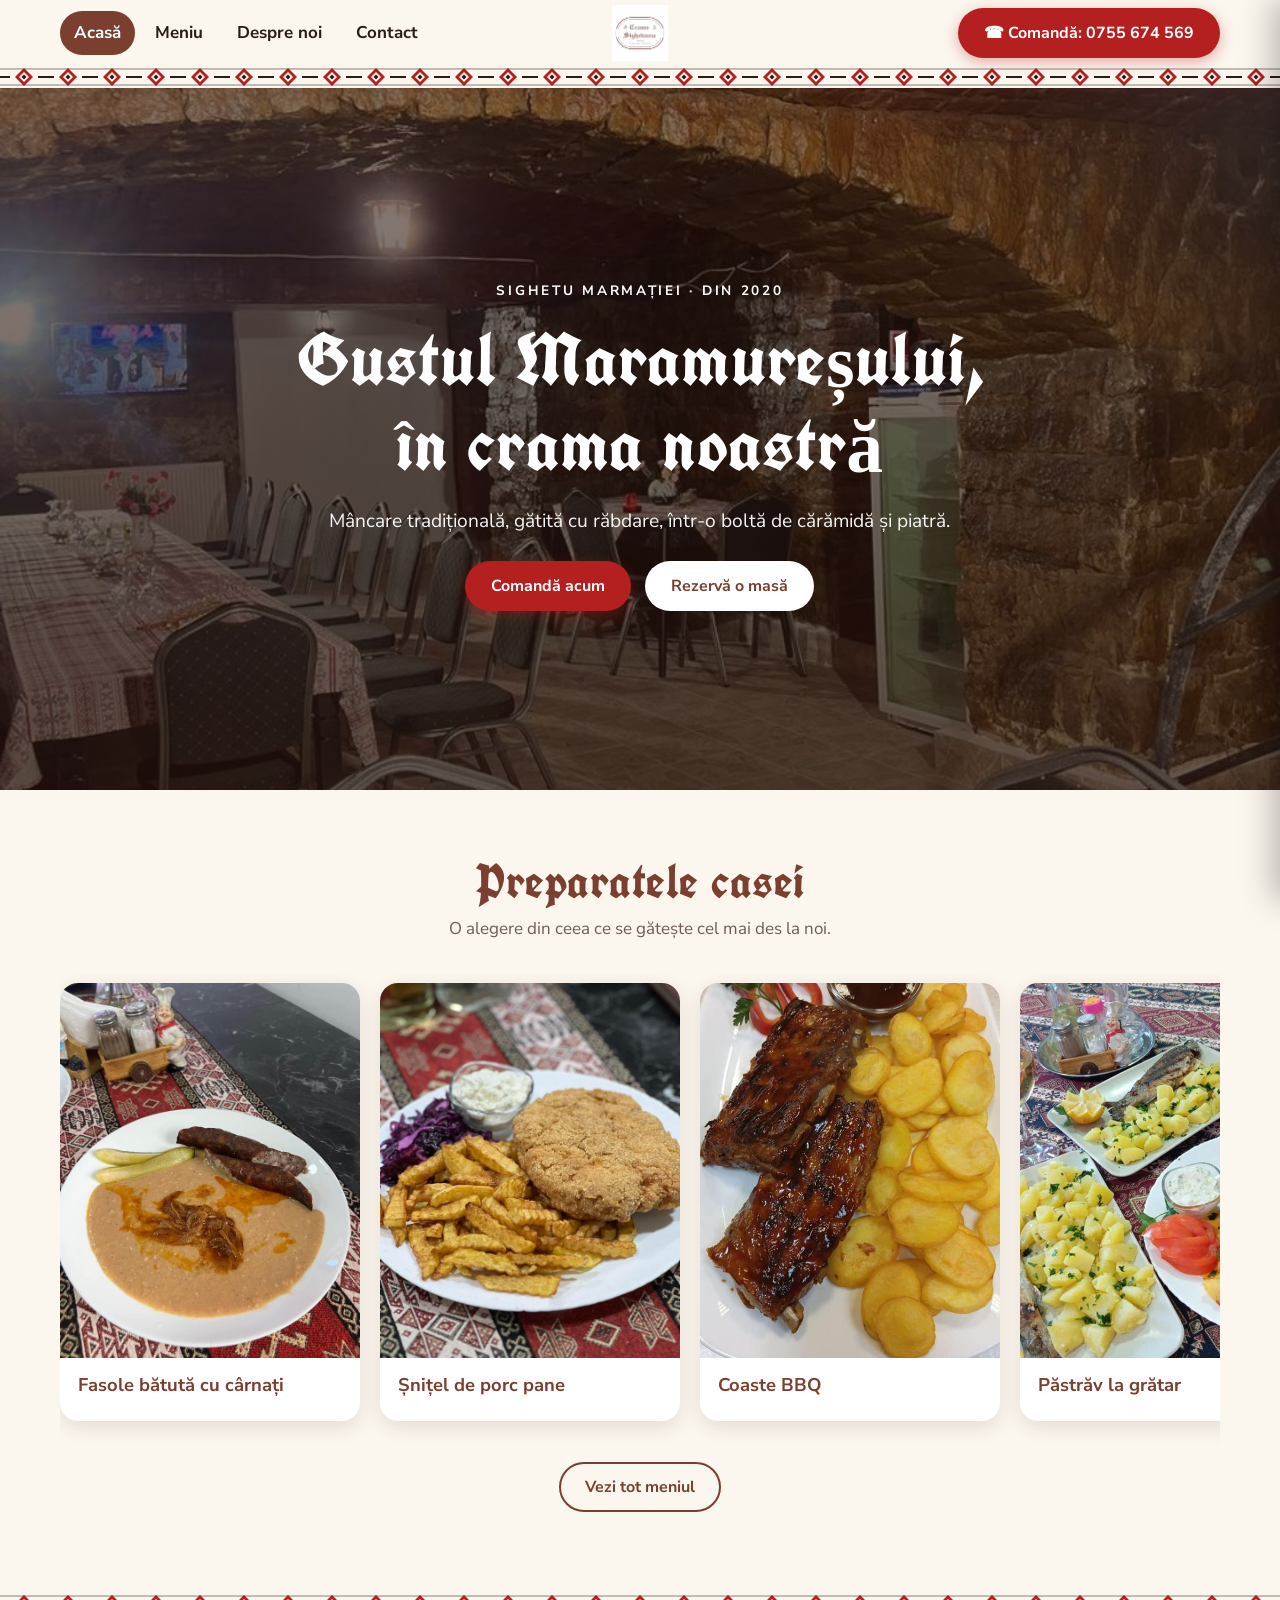
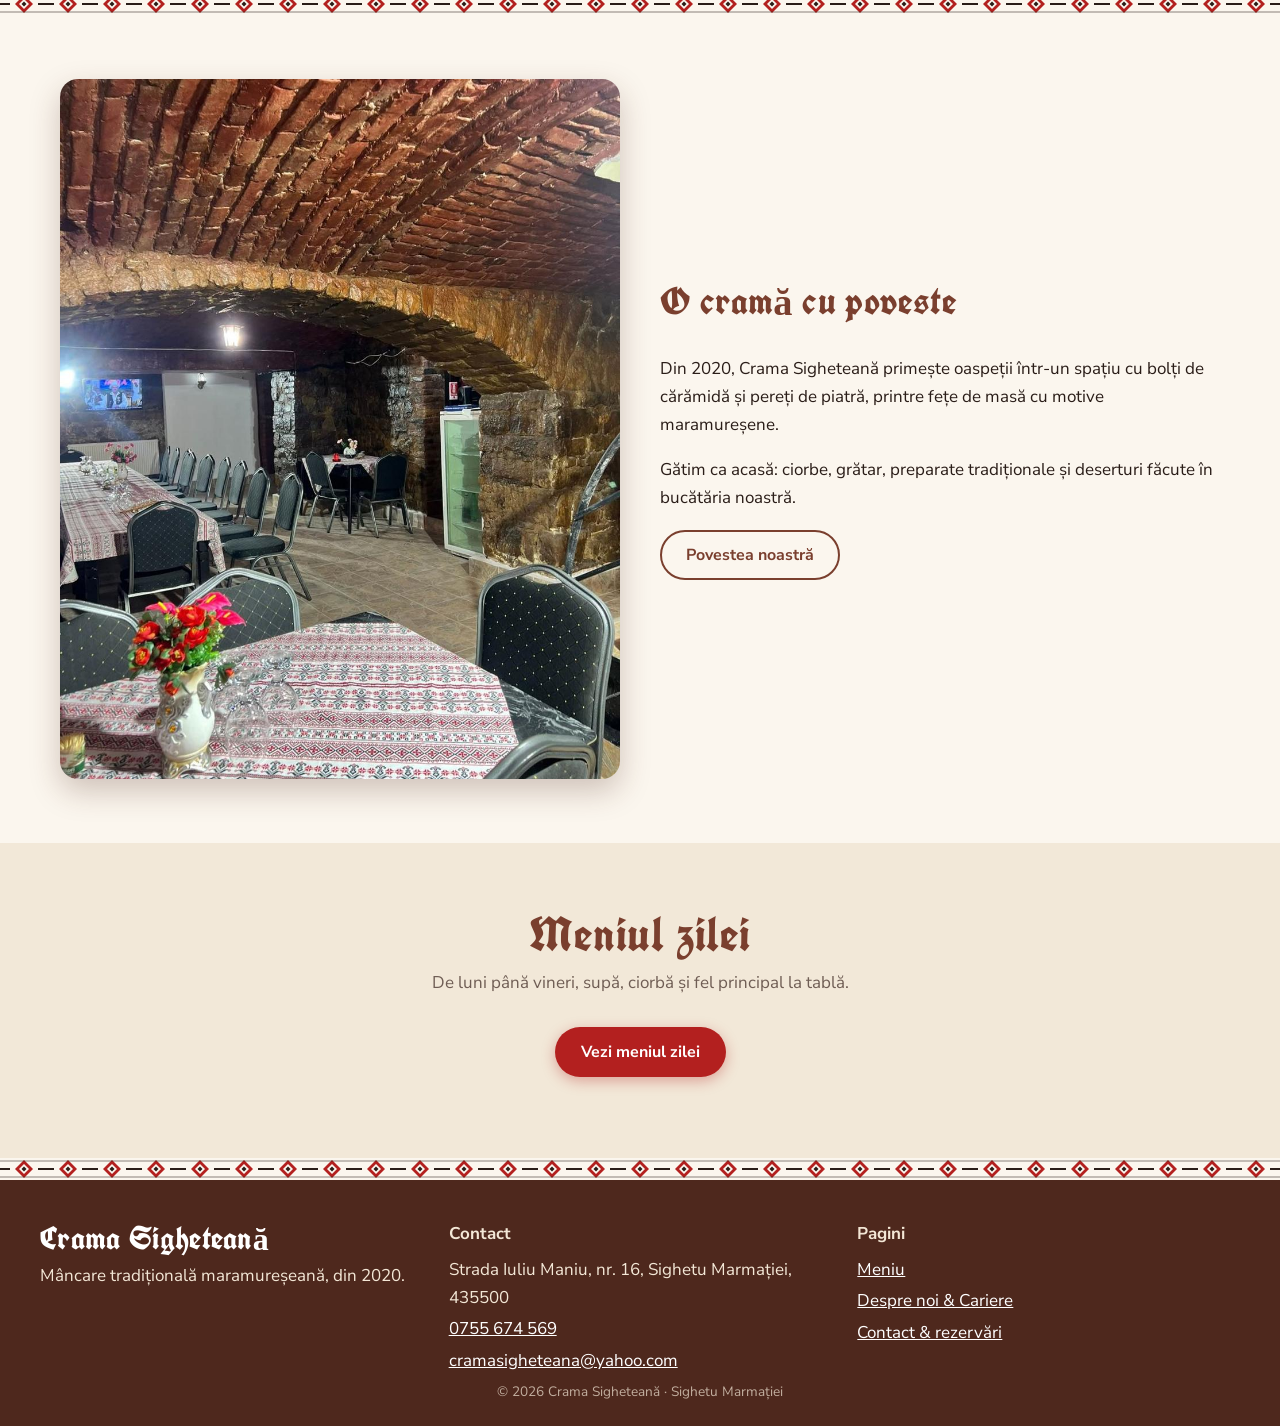
<file: index.html>
<!doctype html>
<html lang="ro">
<head>
<meta charset="utf-8">
<meta name="viewport" content="width=device-width, initial-scale=1">
<title>Crama Sigheteană — Restaurant în Sighetu Marmației | Mâncare tradițională</title>
<meta name="description" content="Restaurant tradițional în Sighetu Marmației: mâncare maramureșeană, cramă cu boltă de cărămidă, livrare mâncare Sighet. Comenzi: 0755 674 569.">
<meta name="theme-color" content="#7a3f2e">
<meta property="og:title" content="Crama Sigheteană — Restaurant în Sighetu Marmației | Mâncare tradițională">
<meta property="og:description" content="Restaurant tradițional în Sighetu Marmației: mâncare maramureșeană, cramă cu boltă de cărămidă, livrare mâncare Sighet. Comenzi: 0755 674 569.">
<meta property="og:type" content="restaurant">
<meta property="og:image" content="images/sala-boltita.jpg">
<link rel="icon" href="images/logo.jpg">
<link rel="preconnect" href="https://fonts.googleapis.com">
<link rel="preconnect" href="https://fonts.gstatic.com" crossorigin>
<link href="https://fonts.googleapis.com/css2?family=UnifrakturCook:wght@700&family=Nunito+Sans:wght@400;600;700&display=swap" rel="stylesheet">
<link rel="stylesheet" href="style.css">
<script type="application/ld+json">{"@context": "https://schema.org", "@type": ["LocalBusiness", "Restaurant"], "name": "Crama Sigheteană", "description": "Restaurant cu mâncare tradițională maramureșeană în Sighetu Marmației, din 2020.", "foundingDate": "2020", "servesCuisine": ["Românească", "Tradițională", "Maramureșeană"], "telephone": "+40755674569", "email": "cramasigheteana@yahoo.com", "address": {"@type": "PostalAddress", "streetAddress": "Strada Iuliu Maniu, nr. 16", "addressLocality": "Sighetu Marmației", "addressRegion": "Maramureș", "postalCode": "435500", "addressCountry": "RO"}, "hasMenu": "meniu.html"}</script>
</head>
<body data-page="home">
<header class="site-header">
  <div class="header-inner">
    <button class="burger" aria-label="Meniu" aria-expanded="false"><span></span><span></span><span></span></button>
    <nav class="main-nav" id="main-nav">
      <a href="index.html" aria-current="page">Acasă</a>
      <a href="meniu.html">Meniu</a>
      <a href="despre.html">Despre noi</a>
      <a href="contact.html">Contact</a>
    </nav>
    <a class="logo" href="index.html" aria-label="Crama Sigheteană — acasă">
      <img src="images/logo.jpg" alt="Crama Sigheteană, din 2020" onerror="this.remove()">
      <span class="logo-text">Crama Sigheteană</span>
    </a>
    <a class="btn btn-red header-cta" href="tel:+40755674569"><span class="ico">&#9742;</span> Comandă: 0755 674 569</a>
  </div>
  <div class="border-ornament" aria-hidden="true"></div>
</header>

<main>
<section class="hero">
  <div class="steam-layer" aria-hidden="true"><span class="steam h1"></span><span class="steam h2"></span><span class="steam h3"></span></div>
  <div class="hero-content">
    <p class="kicker">Sighetu Marmației · Din 2020</p>
    <h1 class="blackletter">Gustul Maramureșului,<br>în crama noastră</h1>
    <p class="lead">Mâncare tradițională, gătită cu răbdare, într-o boltă de cărămidă și piatră.</p>
    <div class="hero-actions">
      <a class="btn btn-red" href="tel:+40755674569">Comandă acum</a>
      <a class="btn btn-light" href="contact.html#rezervare">Rezervă o masă</a>
    </div>
  </div>
</section>

<section class="section">
  <h2 class="section-title blackletter">Preparatele casei</h2>
  <p class="section-sub">O alegere din ceea ce se gătește cel mai des la noi.</p>
  <div class="carousel" id="carousel"><article class="feat">
  <div class="feat-img"><img src="images/fasole-batuta.jpg" alt="Fasole bătută cu cârnați" loading="lazy" onerror="this.parentNode.classList.add('noimg')"><span class="steam s1"></span><span class="steam s2"></span></div>
  <div class="feat-info"><h3>Fasole bătută cu cârnați</h3><p>Piure de fasole cu ceapă călită în untură cu boia, murături și cârnați afumați.</p></div>
</article><article class="feat">
  <div class="feat-img"><img src="images/snitel-cartofi.jpg" alt="Șnițel de porc pane" loading="lazy" onerror="this.parentNode.classList.add('noimg')"><span class="steam s1"></span><span class="steam s2"></span></div>
  <div class="feat-info"><h3>Șnițel de porc pane</h3><p>Șnițel mare pane, cartofi rustici, varză roșie și sos de usturoi.</p></div>
</article><article class="feat">
  <div class="feat-img"><img src="images/coaste-bbq-1.jpg" alt="Coaste BBQ" loading="lazy" onerror="this.parentNode.classList.add('noimg')"><span class="steam s1"></span><span class="steam s2"></span></div>
  <div class="feat-info"><h3>Coaste BBQ</h3><p>Coaste glazurate în sos BBQ, cu cartofi aurii.</p></div>
</article><article class="feat">
  <div class="feat-img"><img src="images/pastrav-cordon.jpg" alt="Păstrăv la grătar" loading="lazy" onerror="this.parentNode.classList.add('noimg')"><span class="steam s1"></span><span class="steam s2"></span></div>
  <div class="feat-info"><h3>Păstrăv la grătar</h3><p>Păstrăv la grătar cu cartofi fierți cu pătrunjel și lămâie.</p></div>
</article><article class="feat">
  <div class="feat-img"><img src="images/papanasi.jpg" alt="Papanași" loading="lazy" onerror="this.parentNode.classList.add('noimg')"><span class="steam s1"></span><span class="steam s2"></span></div>
  <div class="feat-info"><h3>Papanași</h3><p>Papanași cu dulceață de fructe de pădure, smântână și zahăr pudră.</p></div>
</article><article class="feat">
  <div class="feat-img"><img src="images/chiftele-sos.jpg" alt="Chifteluțe în sos de roșii" loading="lazy" onerror="this.parentNode.classList.add('noimg')"><span class="steam s1"></span><span class="steam s2"></span></div>
  <div class="feat-info"><h3>Chifteluțe în sos de roșii</h3><p>Chifteluțe fragede în sos de roșii, cu piure de cartofi și murături.</p></div>
</article></div>
  <p class="center"><a class="btn btn-outline" href="meniu.html">Vezi tot meniul</a></p>
</section>

<div class="border-ornament" aria-hidden="true"></div>
<section class="section split">
  <div class="split-img"><img src="images/sala-boltita.jpg" alt="Sala cu boltă de cărămidă a Cramei Sigheteană" loading="lazy" onerror="this.parentNode.classList.add('noimg')"></div>
  <div class="split-text">
    <h2 class="blackletter">O cramă cu poveste</h2>
    <p>Din 2020, Crama Sigheteană primește oaspeții într-un spațiu cu bolți de cărămidă și pereți de piatră, printre fețe de masă cu motive maramureșene.</p>
    <p>Gătim ca acasă: ciorbe, grătar, preparate tradiționale și deserturi făcute în bucătăria noastră.</p>
    <a class="btn btn-outline" href="despre.html">Povestea noastră</a>
  </div>
</section>

<section class="section menu-day">
  <h2 class="section-title blackletter">Meniul zilei</h2>
  <p class="section-sub">De luni până vineri, supă, ciorbă și fel principal la tablă.</p>
  <p class="center"><a class="btn btn-red" href="meniu.html#meniul-zilei">Vezi meniul zilei</a></p>
</section>
</main>
<div class="border-ornament" aria-hidden="true"></div>
<footer class="site-footer">
  <div class="footer-grid">
    <div>
      <h3 class="blackletter">Crama Sigheteană</h3>
      <p>Mâncare tradițională maramureșeană, din 2020.</p>
    </div>
    <div>
      <h4>Contact</h4>
      <p>Strada Iuliu Maniu, nr. 16, Sighetu Marmației, 435500</p>
      <p><a href="tel:+40755674569">0755 674 569</a></p>
      <p><a href="mailto:cramasigheteana@yahoo.com">cramasigheteana@yahoo.com</a></p>
    </div>
    <div>
      <h4>Pagini</h4>
      <p><a href="meniu.html">Meniu</a></p>
      <p><a href="despre.html">Despre noi &amp; Cariere</a></p>
      <p><a href="contact.html">Contact &amp; rezervări</a></p>
    </div>
  </div>
  <p class="copy">&copy; <span id="yr">2026</span> Crama Sigheteană · Sighetu Marmației</p>
</footer>
<div class="cart-bar" id="cart-bar" hidden>
  <button id="cart-open" class="btn btn-red">Comanda ta (<span id="cart-count">0</span>)</button>
</div>
<aside class="cart-drawer" id="cart-drawer" aria-hidden="true">
  <div class="cart-head"><h3>Comanda ta</h3><button id="cart-close" aria-label="Închide">&times;</button></div>
  <ul id="cart-list"></ul>
  <p class="cart-note">Trimite lista telefonic sau pe email — confirmăm prețul și timpul de livrare.</p>
  <div class="cart-actions">
    <a class="btn btn-red" href="tel:+40755674569">Sună: 0755 674 569</a>
    <a class="btn btn-outline" id="cart-mail" href="mailto:cramasigheteana@yahoo.com">Trimite pe email</a>
    <button class="btn btn-outline" id="cart-copy">Copiază lista</button>
    <button class="btn-link" id="cart-clear">Golește</button>
  </div>
</aside>
<div class="lightbox" id="lightbox" hidden><button aria-label="Închide">&times;</button><img alt=""></div>
<script src="script.js"></script>
</body>
</html>
</file>
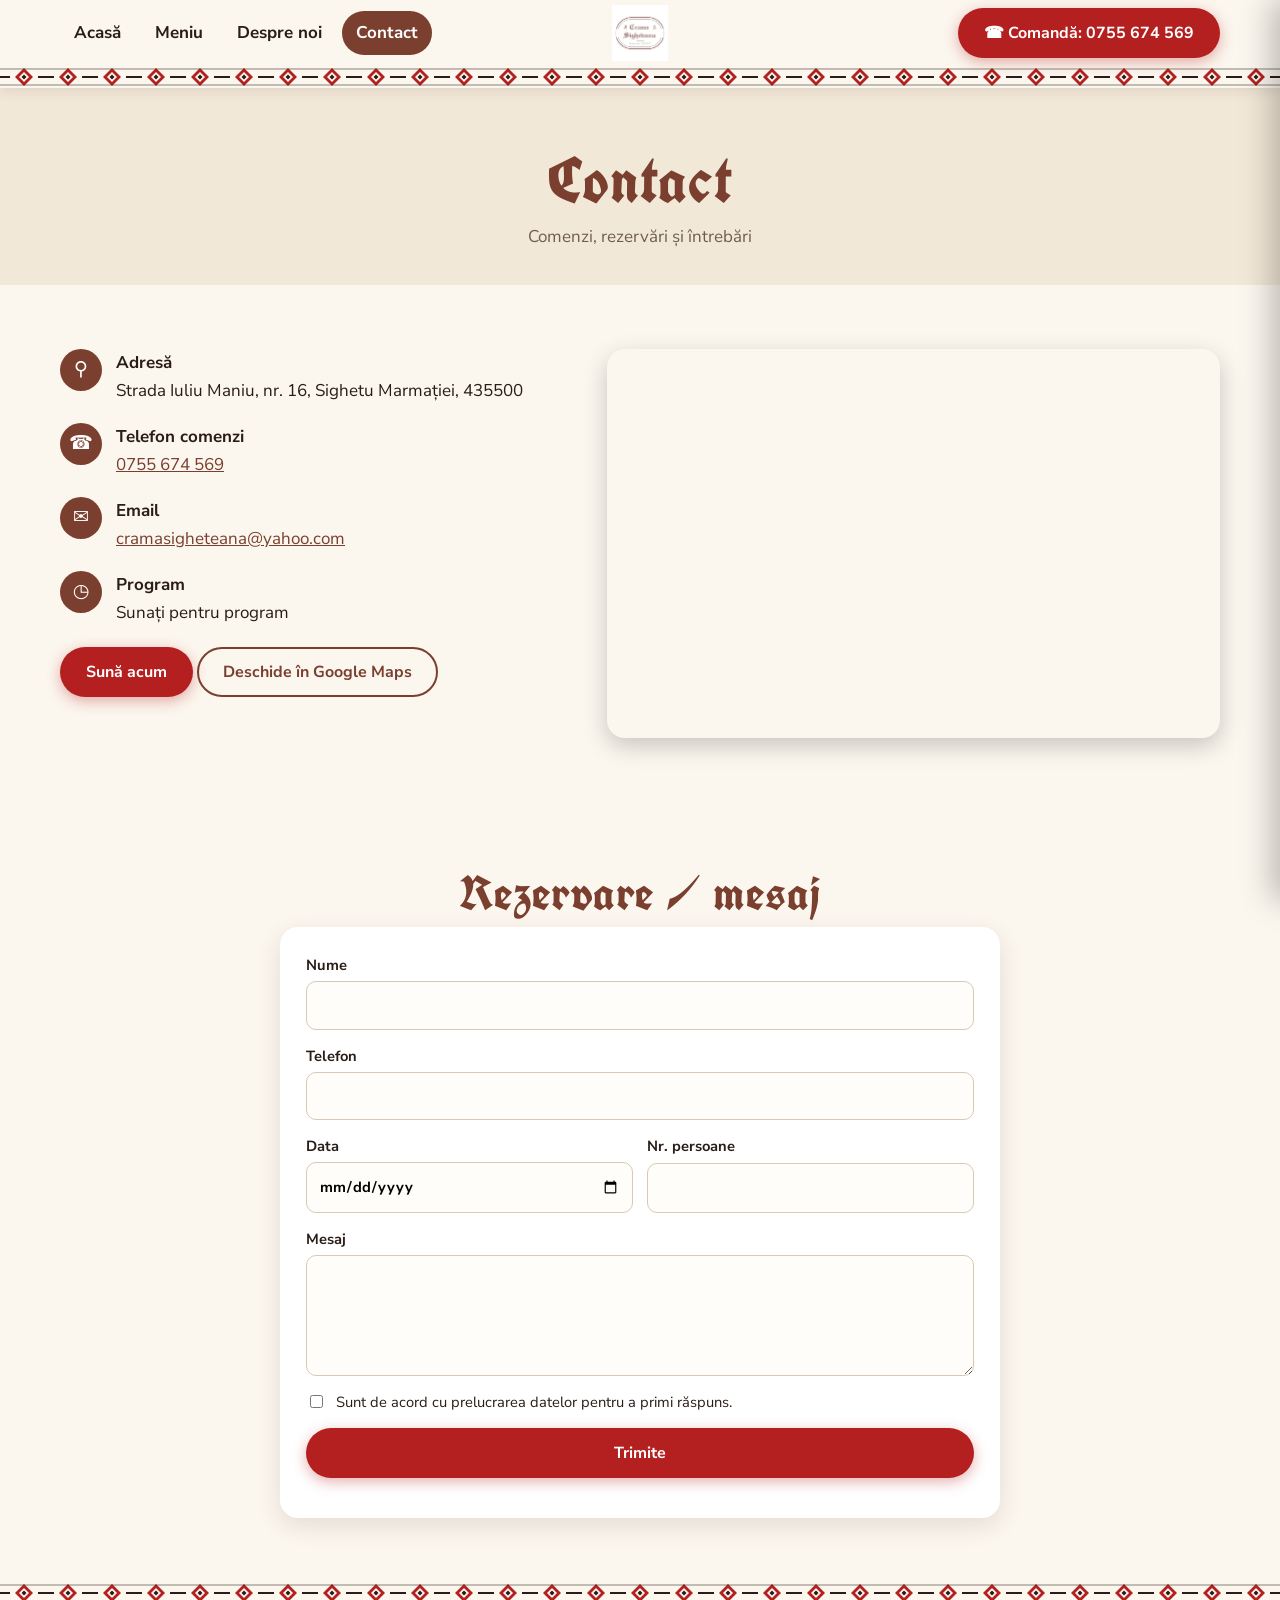
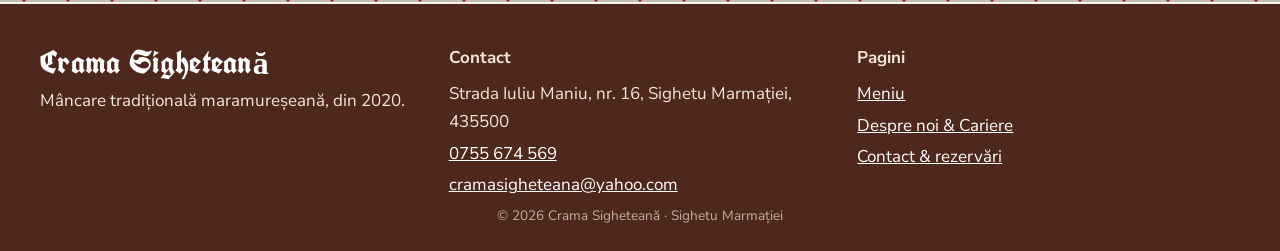
<file: contact.html>
<!doctype html>
<html lang="ro">
<head>
<meta charset="utf-8">
<meta name="viewport" content="width=device-width, initial-scale=1">
<title>Contact &amp; Rezervări — Crama Sigheteană, Iuliu Maniu 16, Sighetu Marmației</title>
<meta name="description" content="Contact Crama Sigheteană: Iuliu Maniu nr. 16, Sighetu Marmației 435500. Telefon 0755 674 569, email cramasigheteana@yahoo.com. Rezervări și comenzi.">
<meta name="theme-color" content="#7a3f2e">
<meta property="og:title" content="Contact &amp; Rezervări — Crama Sigheteană, Iuliu Maniu 16, Sighetu Marmației">
<meta property="og:description" content="Contact Crama Sigheteană: Iuliu Maniu nr. 16, Sighetu Marmației 435500. Telefon 0755 674 569, email cramasigheteana@yahoo.com. Rezervări și comenzi.">
<meta property="og:type" content="restaurant">
<meta property="og:image" content="images/sala-boltita.jpg">
<link rel="icon" href="images/logo.jpg">
<link rel="preconnect" href="https://fonts.googleapis.com">
<link rel="preconnect" href="https://fonts.gstatic.com" crossorigin>
<link href="https://fonts.googleapis.com/css2?family=UnifrakturCook:wght@700&family=Nunito+Sans:wght@400;600;700&display=swap" rel="stylesheet">
<link rel="stylesheet" href="style.css">
<script type="application/ld+json">{"@context": "https://schema.org", "@type": ["LocalBusiness", "Restaurant"], "name": "Crama Sigheteană", "description": "Restaurant cu mâncare tradițională maramureșeană în Sighetu Marmației, din 2020.", "foundingDate": "2020", "servesCuisine": ["Românească", "Tradițională", "Maramureșeană"], "telephone": "+40755674569", "email": "cramasigheteana@yahoo.com", "address": {"@type": "PostalAddress", "streetAddress": "Strada Iuliu Maniu, nr. 16", "addressLocality": "Sighetu Marmației", "addressRegion": "Maramureș", "postalCode": "435500", "addressCountry": "RO"}, "hasMenu": "meniu.html"}</script>
</head>
<body data-page="contact">
<header class="site-header">
  <div class="header-inner">
    <button class="burger" aria-label="Meniu" aria-expanded="false"><span></span><span></span><span></span></button>
    <nav class="main-nav" id="main-nav">
      <a href="index.html">Acasă</a>
      <a href="meniu.html">Meniu</a>
      <a href="despre.html">Despre noi</a>
      <a href="contact.html" aria-current="page">Contact</a>
    </nav>
    <a class="logo" href="index.html" aria-label="Crama Sigheteană — acasă">
      <img src="images/logo.jpg" alt="Crama Sigheteană, din 2020" onerror="this.remove()">
      <span class="logo-text">Crama Sigheteană</span>
    </a>
    <a class="btn btn-red header-cta" href="tel:+40755674569"><span class="ico">&#9742;</span> Comandă: 0755 674 569</a>
  </div>
  <div class="border-ornament" aria-hidden="true"></div>
</header>

<main>
<section class="page-hero"><h1 class="blackletter">Contact</h1><p>Comenzi, rezervări și întrebări</p></section>
<section class="section contact-split">
  <div class="contact-info">
    <ul class="info-list">
      <li><span class="ico-c">&#9906;</span><div><strong>Adresă</strong><br>Strada Iuliu Maniu, nr. 16, Sighetu Marmației, 435500</div></li>
      <li><span class="ico-c">&#9742;</span><div><strong>Telefon comenzi</strong><br><a href="tel:+40755674569">0755 674 569</a></div></li>
      <li><span class="ico-c">&#9993;</span><div><strong>Email</strong><br><a href="mailto:cramasigheteana@yahoo.com">cramasigheteana@yahoo.com</a></div></li>
      <li><span class="ico-c">&#9719;</span><div><strong>Program</strong><br><span id="hours">Sunați pentru program</span></div></li>
    </ul>
    <a class="btn btn-red" href="tel:+40755674569">Sună acum</a>
    <a class="btn btn-outline" target="_blank" rel="noopener" href="https://www.google.com/maps/dir/?api=1&destination=Iuliu+Maniu+16,+Sighetu+Marmației+435500">Deschide în Google Maps</a>
  </div>
  <div class="map"><iframe title="Harta Crama Sigheteană" loading="lazy" referrerpolicy="no-referrer-when-downgrade" src="https://www.google.com/maps?q=Iuliu+Maniu+16,+Sighetu+Marmației+435500&output=embed"></iframe></div>
</section>
<section class="section narrow" id="rezervare">
  <h2 class="section-title blackletter">Rezervare / mesaj</h2>
  <form class="form" id="contact-form" novalidate>
    <label>Nume<input name="nume" required autocomplete="name"></label>
    <label>Telefon<input name="telefon" type="tel" required autocomplete="tel"></label>
    <div class="row2">
      <label>Data<input name="data" type="date"></label>
      <label>Nr. persoane<input name="persoane" type="number" min="1" max="60"></label>
    </div>
    <label>Mesaj<textarea name="mesaj" rows="4"></textarea></label>
    <label class="check"><input type="checkbox" name="gdpr" required> Sunt de acord cu prelucrarea datelor pentru a primi răspuns.</label>
    <button class="btn btn-red" type="submit">Trimite</button>
    <p class="form-msg" role="status"></p>
  </form>
</section>
</main>
<div class="border-ornament" aria-hidden="true"></div>
<footer class="site-footer">
  <div class="footer-grid">
    <div>
      <h3 class="blackletter">Crama Sigheteană</h3>
      <p>Mâncare tradițională maramureșeană, din 2020.</p>
    </div>
    <div>
      <h4>Contact</h4>
      <p>Strada Iuliu Maniu, nr. 16, Sighetu Marmației, 435500</p>
      <p><a href="tel:+40755674569">0755 674 569</a></p>
      <p><a href="mailto:cramasigheteana@yahoo.com">cramasigheteana@yahoo.com</a></p>
    </div>
    <div>
      <h4>Pagini</h4>
      <p><a href="meniu.html">Meniu</a></p>
      <p><a href="despre.html">Despre noi &amp; Cariere</a></p>
      <p><a href="contact.html">Contact &amp; rezervări</a></p>
    </div>
  </div>
  <p class="copy">&copy; <span id="yr">2026</span> Crama Sigheteană · Sighetu Marmației</p>
</footer>
<div class="cart-bar" id="cart-bar" hidden>
  <button id="cart-open" class="btn btn-red">Comanda ta (<span id="cart-count">0</span>)</button>
</div>
<aside class="cart-drawer" id="cart-drawer" aria-hidden="true">
  <div class="cart-head"><h3>Comanda ta</h3><button id="cart-close" aria-label="Închide">&times;</button></div>
  <ul id="cart-list"></ul>
  <p class="cart-note">Trimite lista telefonic sau pe email — confirmăm prețul și timpul de livrare.</p>
  <div class="cart-actions">
    <a class="btn btn-red" href="tel:+40755674569">Sună: 0755 674 569</a>
    <a class="btn btn-outline" id="cart-mail" href="mailto:cramasigheteana@yahoo.com">Trimite pe email</a>
    <button class="btn btn-outline" id="cart-copy">Copiază lista</button>
    <button class="btn-link" id="cart-clear">Golește</button>
  </div>
</aside>
<div class="lightbox" id="lightbox" hidden><button aria-label="Închide">&times;</button><img alt=""></div>
<script src="script.js"></script>
</body>
</html>
</file>
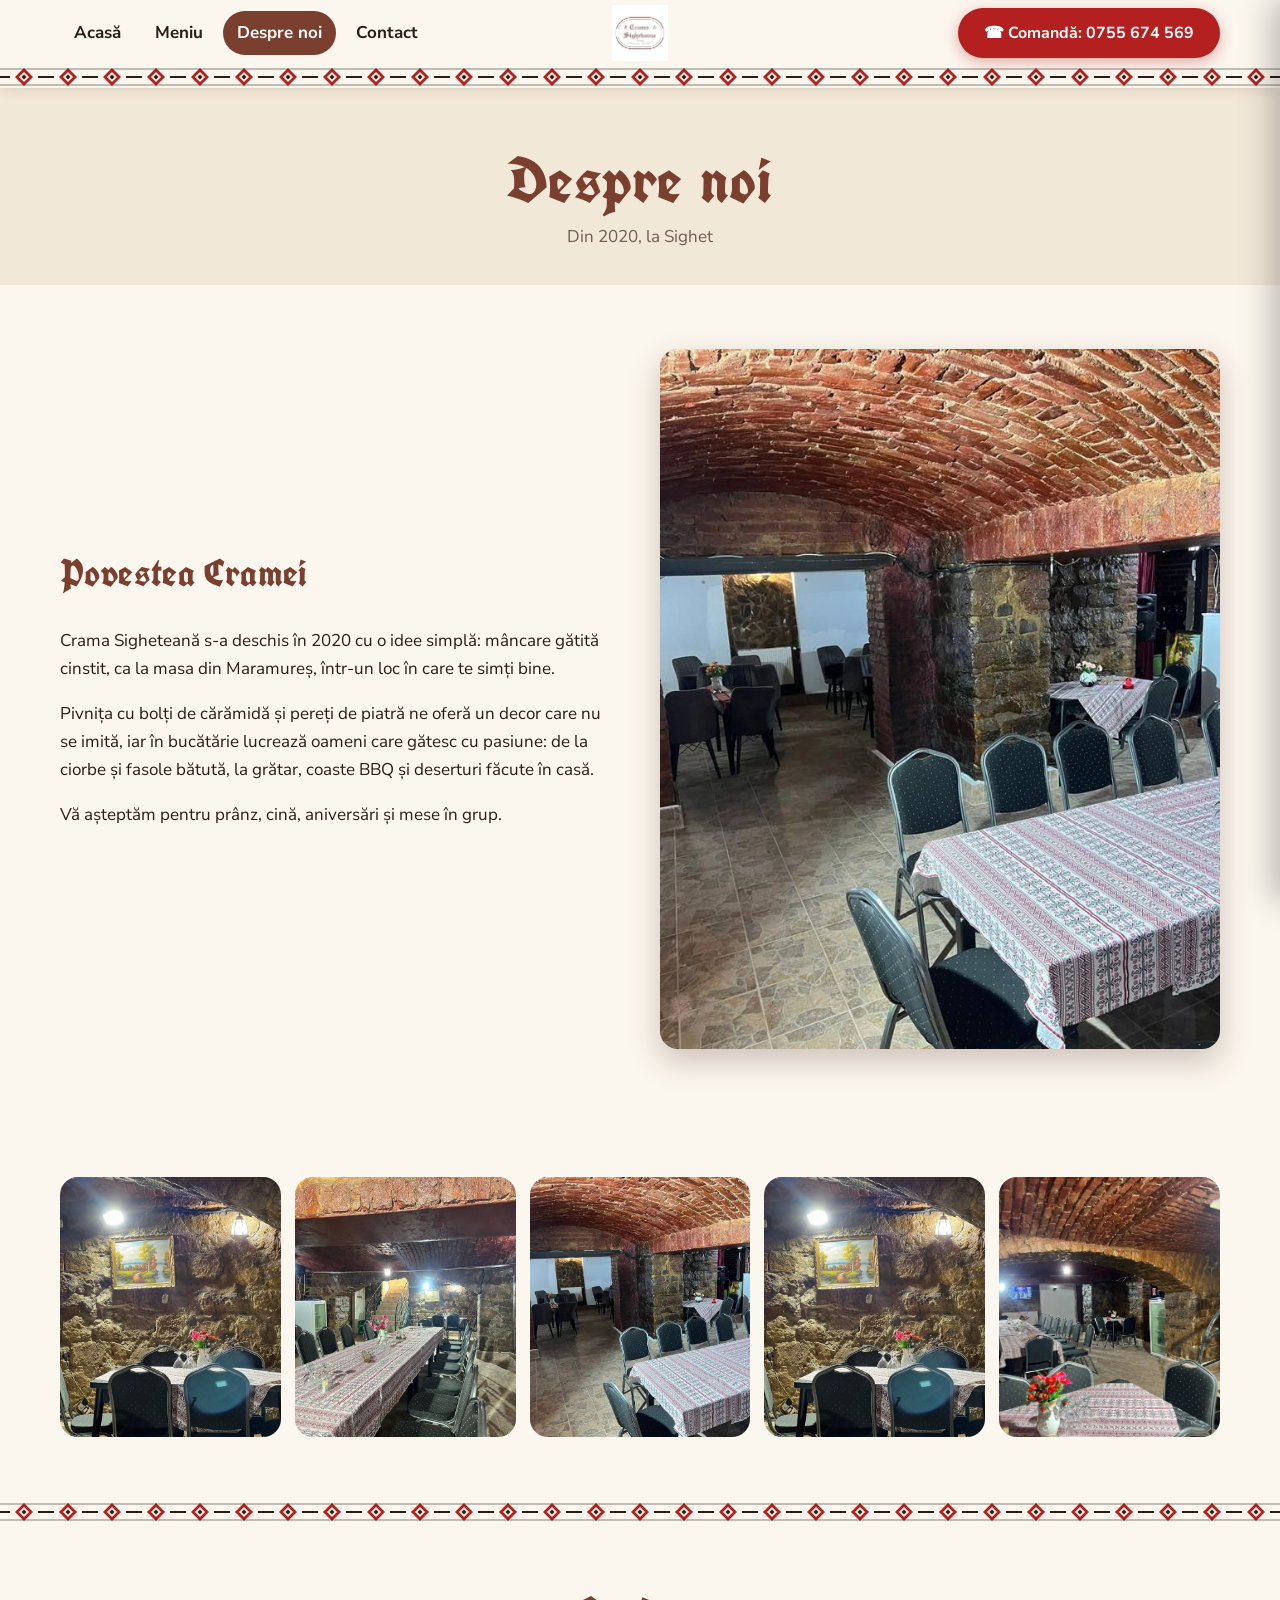
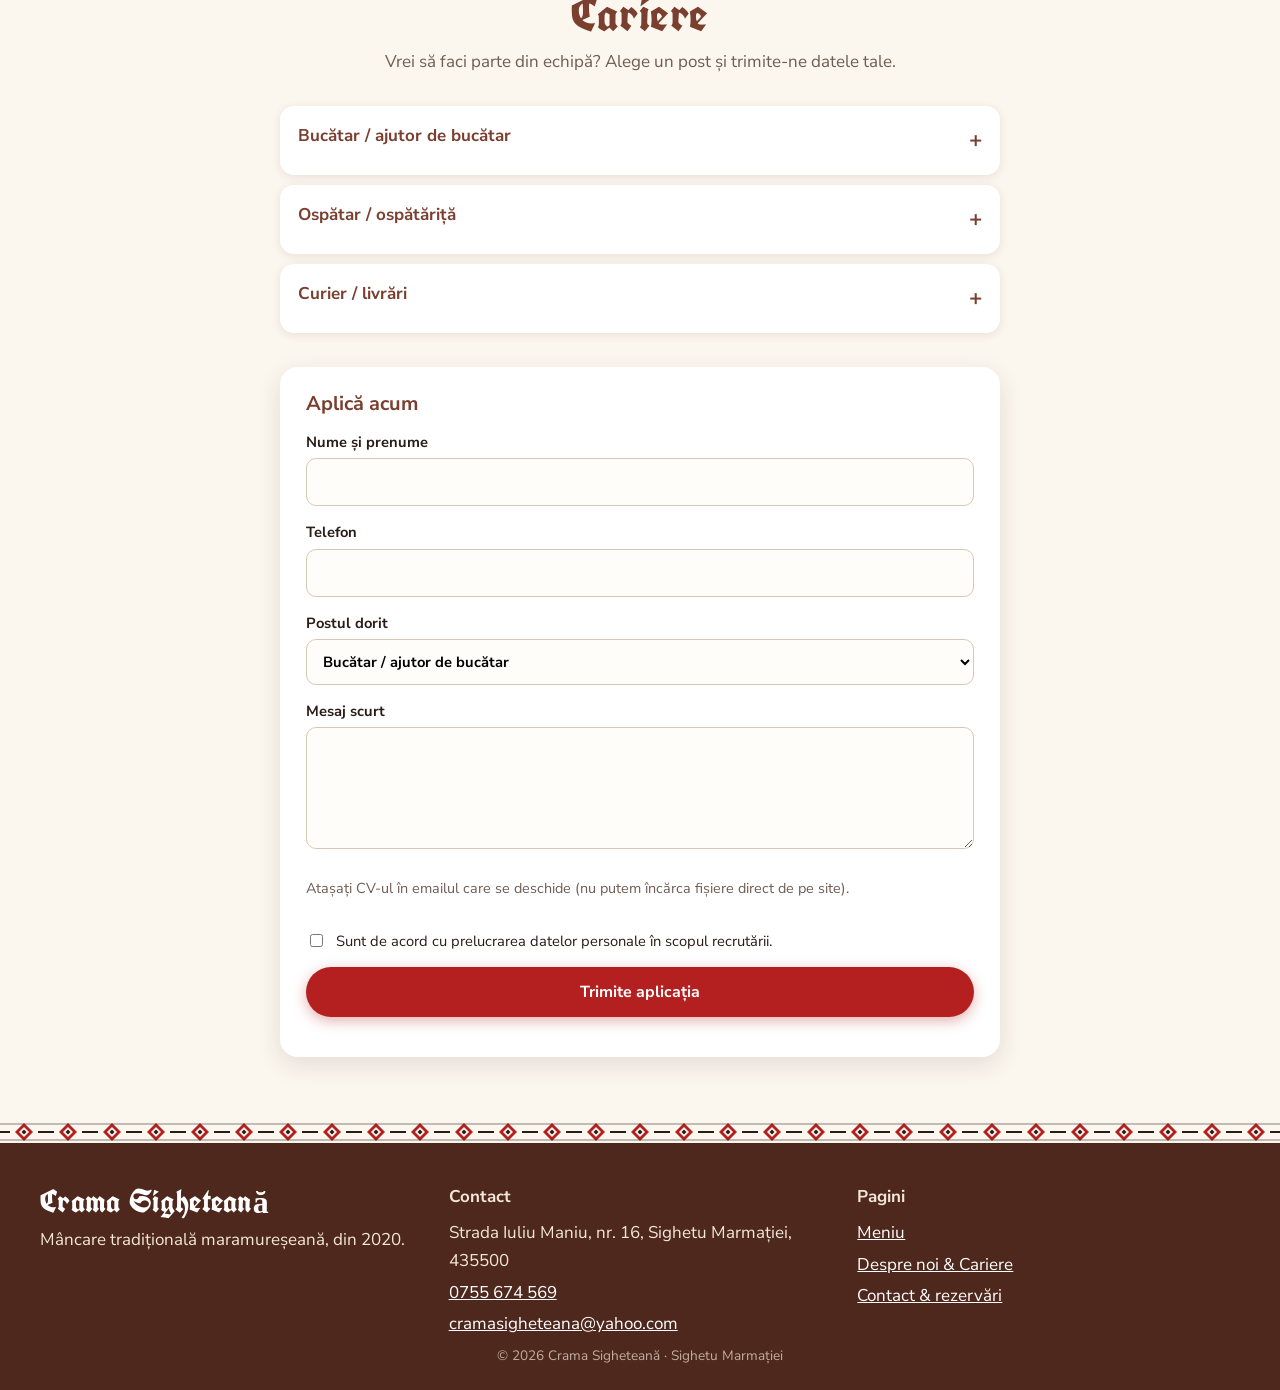
<file: despre.html>
<!doctype html>
<html lang="ro">
<head>
<meta charset="utf-8">
<meta name="viewport" content="width=device-width, initial-scale=1">
<title>Despre noi &amp; Cariere — Crama Sigheteană</title>
<meta name="description" content="Povestea Cramei Sigheteană din Sighetu Marmației, din 2020: bucătari pasionați, mâncare tradițională și locuri de muncă disponibile.">
<meta name="theme-color" content="#7a3f2e">
<meta property="og:title" content="Despre noi &amp; Cariere — Crama Sigheteană">
<meta property="og:description" content="Povestea Cramei Sigheteană din Sighetu Marmației, din 2020: bucătari pasionați, mâncare tradițională și locuri de muncă disponibile.">
<meta property="og:type" content="restaurant">
<meta property="og:image" content="images/sala-boltita.jpg">
<link rel="icon" href="images/logo.jpg">
<link rel="preconnect" href="https://fonts.googleapis.com">
<link rel="preconnect" href="https://fonts.gstatic.com" crossorigin>
<link href="https://fonts.googleapis.com/css2?family=UnifrakturCook:wght@700&family=Nunito+Sans:wght@400;600;700&display=swap" rel="stylesheet">
<link rel="stylesheet" href="style.css">
<script type="application/ld+json">{"@context": "https://schema.org", "@type": ["LocalBusiness", "Restaurant"], "name": "Crama Sigheteană", "description": "Restaurant cu mâncare tradițională maramureșeană în Sighetu Marmației, din 2020.", "foundingDate": "2020", "servesCuisine": ["Românească", "Tradițională", "Maramureșeană"], "telephone": "+40755674569", "email": "cramasigheteana@yahoo.com", "address": {"@type": "PostalAddress", "streetAddress": "Strada Iuliu Maniu, nr. 16", "addressLocality": "Sighetu Marmației", "addressRegion": "Maramureș", "postalCode": "435500", "addressCountry": "RO"}, "hasMenu": "meniu.html"}</script>
</head>
<body data-page="despre">
<header class="site-header">
  <div class="header-inner">
    <button class="burger" aria-label="Meniu" aria-expanded="false"><span></span><span></span><span></span></button>
    <nav class="main-nav" id="main-nav">
      <a href="index.html">Acasă</a>
      <a href="meniu.html">Meniu</a>
      <a href="despre.html" aria-current="page">Despre noi</a>
      <a href="contact.html">Contact</a>
    </nav>
    <a class="logo" href="index.html" aria-label="Crama Sigheteană — acasă">
      <img src="images/logo.jpg" alt="Crama Sigheteană, din 2020" onerror="this.remove()">
      <span class="logo-text">Crama Sigheteană</span>
    </a>
    <a class="btn btn-red header-cta" href="tel:+40755674569"><span class="ico">&#9742;</span> Comandă: 0755 674 569</a>
  </div>
  <div class="border-ornament" aria-hidden="true"></div>
</header>

<main>
<section class="page-hero"><h1 class="blackletter">Despre noi</h1><p>Din 2020, la Sighet</p></section>
<section class="section split">
  <div class="split-text">
    <h2 class="blackletter">Povestea Cramei</h2>
    <p>Crama Sigheteană s-a deschis în 2020 cu o idee simplă: mâncare gătită cinstit, ca la masa din Maramureș, într-un loc în care te simți bine.</p>
    <p>Pivnița cu bolți de cărămidă și pereți de piatră ne oferă un decor care nu se imită, iar în bucătărie lucrează oameni care gătesc cu pasiune: de la ciorbe și fasole bătută, la grătar, coaste BBQ și deserturi făcute în casă.</p>
    <p>Vă așteptăm pentru prânz, cină, aniversări și mese în grup.</p>
  </div>
  <div class="split-img"><img src="images/sala-3.jpg" alt="Interiorul Cramei Sigheteană" loading="lazy" onerror="this.parentNode.classList.add('noimg')"></div>
</section>
<section class="section"><div class="gallery"><figure class="g"><img src="images/sala-1.jpg" alt="Boltă de cărămidă" data-zoom loading="lazy" onerror="this.parentNode.classList.add('noimg')"></figure><figure class="g"><img src="images/sala-2.jpg" alt="Masă lungă în cramă" data-zoom loading="lazy" onerror="this.parentNode.classList.add('noimg')"></figure><figure class="g"><img src="images/sala-3.jpg" alt="Sala principală" data-zoom loading="lazy" onerror="this.parentNode.classList.add('noimg')"></figure><figure class="g"><img src="images/sala-4.jpg" alt="Perete de piatră cu tablou" data-zoom loading="lazy" onerror="this.parentNode.classList.add('noimg')"></figure><figure class="g"><img src="images/sala-boltita.jpg" alt="Sala cu boltă" data-zoom loading="lazy" onerror="this.parentNode.classList.add('noimg')"></figure></div></section>
<div class="border-ornament" aria-hidden="true"></div>
<section class="section narrow" id="cariere">
  <h2 class="section-title blackletter">Cariere</h2>
  <p class="section-sub">Vrei să faci parte din echipă? Alege un post și trimite-ne datele tale.</p>
  <div class="jobs"><details class="job"><summary>Bucătar / ajutor de bucătar</summary><p>Pregătirea preparatelor tradiționale și la grătar, respectarea normelor de igienă. Experiență în bucătărie este un avantaj.</p></details><details class="job"><summary>Ospătar / ospătăriță</summary><p>Servirea oaspeților, preluarea comenzilor, o atitudine caldă și atenție la detalii.</p></details><details class="job"><summary>Curier / livrări</summary><p>Livrarea comenzilor în Sighetu Marmației. Permis de conducere categoria B.</p></details></div>
  <form class="form" id="job-form" novalidate>
    <h3>Aplică acum</h3>
    <label>Nume și prenume<input name="nume" required autocomplete="name"></label>
    <label>Telefon<input name="telefon" type="tel" required autocomplete="tel"></label>
    <label>Postul dorit
      <select name="post"><option>Bucătar / ajutor de bucătar</option><option>Ospătar / ospătăriță</option><option>Curier / livrări</option><option>Alt post</option></select></label>
    <label>Mesaj scurt<textarea name="mesaj" rows="4"></textarea></label>
    <p class="small">Atașați CV-ul în emailul care se deschide (nu putem încărca fișiere direct de pe site).</p>
    <label class="check"><input type="checkbox" name="gdpr" required> Sunt de acord cu prelucrarea datelor personale în scopul recrutării.</label>
    <button class="btn btn-red" type="submit">Trimite aplicația</button>
    <p class="form-msg" role="status"></p>
  </form>
</section>
</main>
<div class="border-ornament" aria-hidden="true"></div>
<footer class="site-footer">
  <div class="footer-grid">
    <div>
      <h3 class="blackletter">Crama Sigheteană</h3>
      <p>Mâncare tradițională maramureșeană, din 2020.</p>
    </div>
    <div>
      <h4>Contact</h4>
      <p>Strada Iuliu Maniu, nr. 16, Sighetu Marmației, 435500</p>
      <p><a href="tel:+40755674569">0755 674 569</a></p>
      <p><a href="mailto:cramasigheteana@yahoo.com">cramasigheteana@yahoo.com</a></p>
    </div>
    <div>
      <h4>Pagini</h4>
      <p><a href="meniu.html">Meniu</a></p>
      <p><a href="despre.html">Despre noi &amp; Cariere</a></p>
      <p><a href="contact.html">Contact &amp; rezervări</a></p>
    </div>
  </div>
  <p class="copy">&copy; <span id="yr">2026</span> Crama Sigheteană · Sighetu Marmației</p>
</footer>
<div class="cart-bar" id="cart-bar" hidden>
  <button id="cart-open" class="btn btn-red">Comanda ta (<span id="cart-count">0</span>)</button>
</div>
<aside class="cart-drawer" id="cart-drawer" aria-hidden="true">
  <div class="cart-head"><h3>Comanda ta</h3><button id="cart-close" aria-label="Închide">&times;</button></div>
  <ul id="cart-list"></ul>
  <p class="cart-note">Trimite lista telefonic sau pe email — confirmăm prețul și timpul de livrare.</p>
  <div class="cart-actions">
    <a class="btn btn-red" href="tel:+40755674569">Sună: 0755 674 569</a>
    <a class="btn btn-outline" id="cart-mail" href="mailto:cramasigheteana@yahoo.com">Trimite pe email</a>
    <button class="btn btn-outline" id="cart-copy">Copiază lista</button>
    <button class="btn-link" id="cart-clear">Golește</button>
  </div>
</aside>
<div class="lightbox" id="lightbox" hidden><button aria-label="Închide">&times;</button><img alt=""></div>
<script src="script.js"></script>
</body>
</html>
</file>
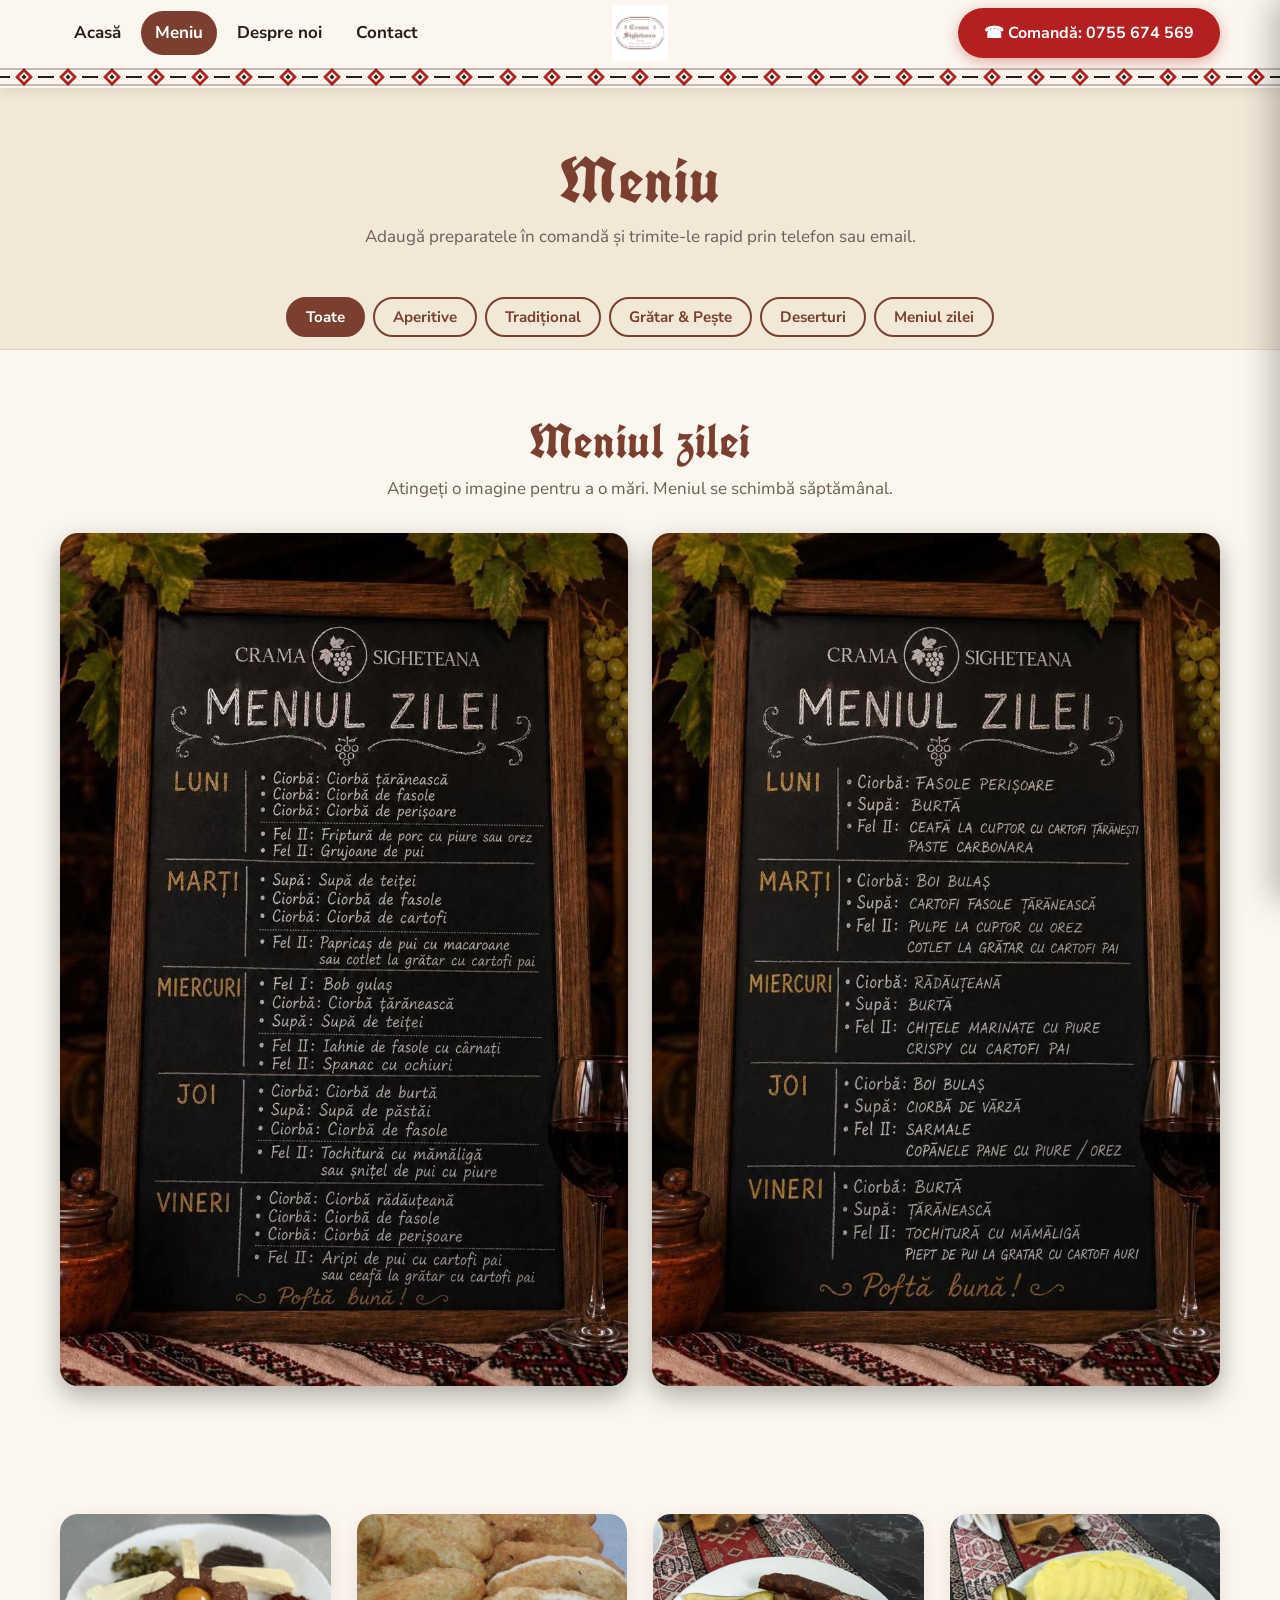
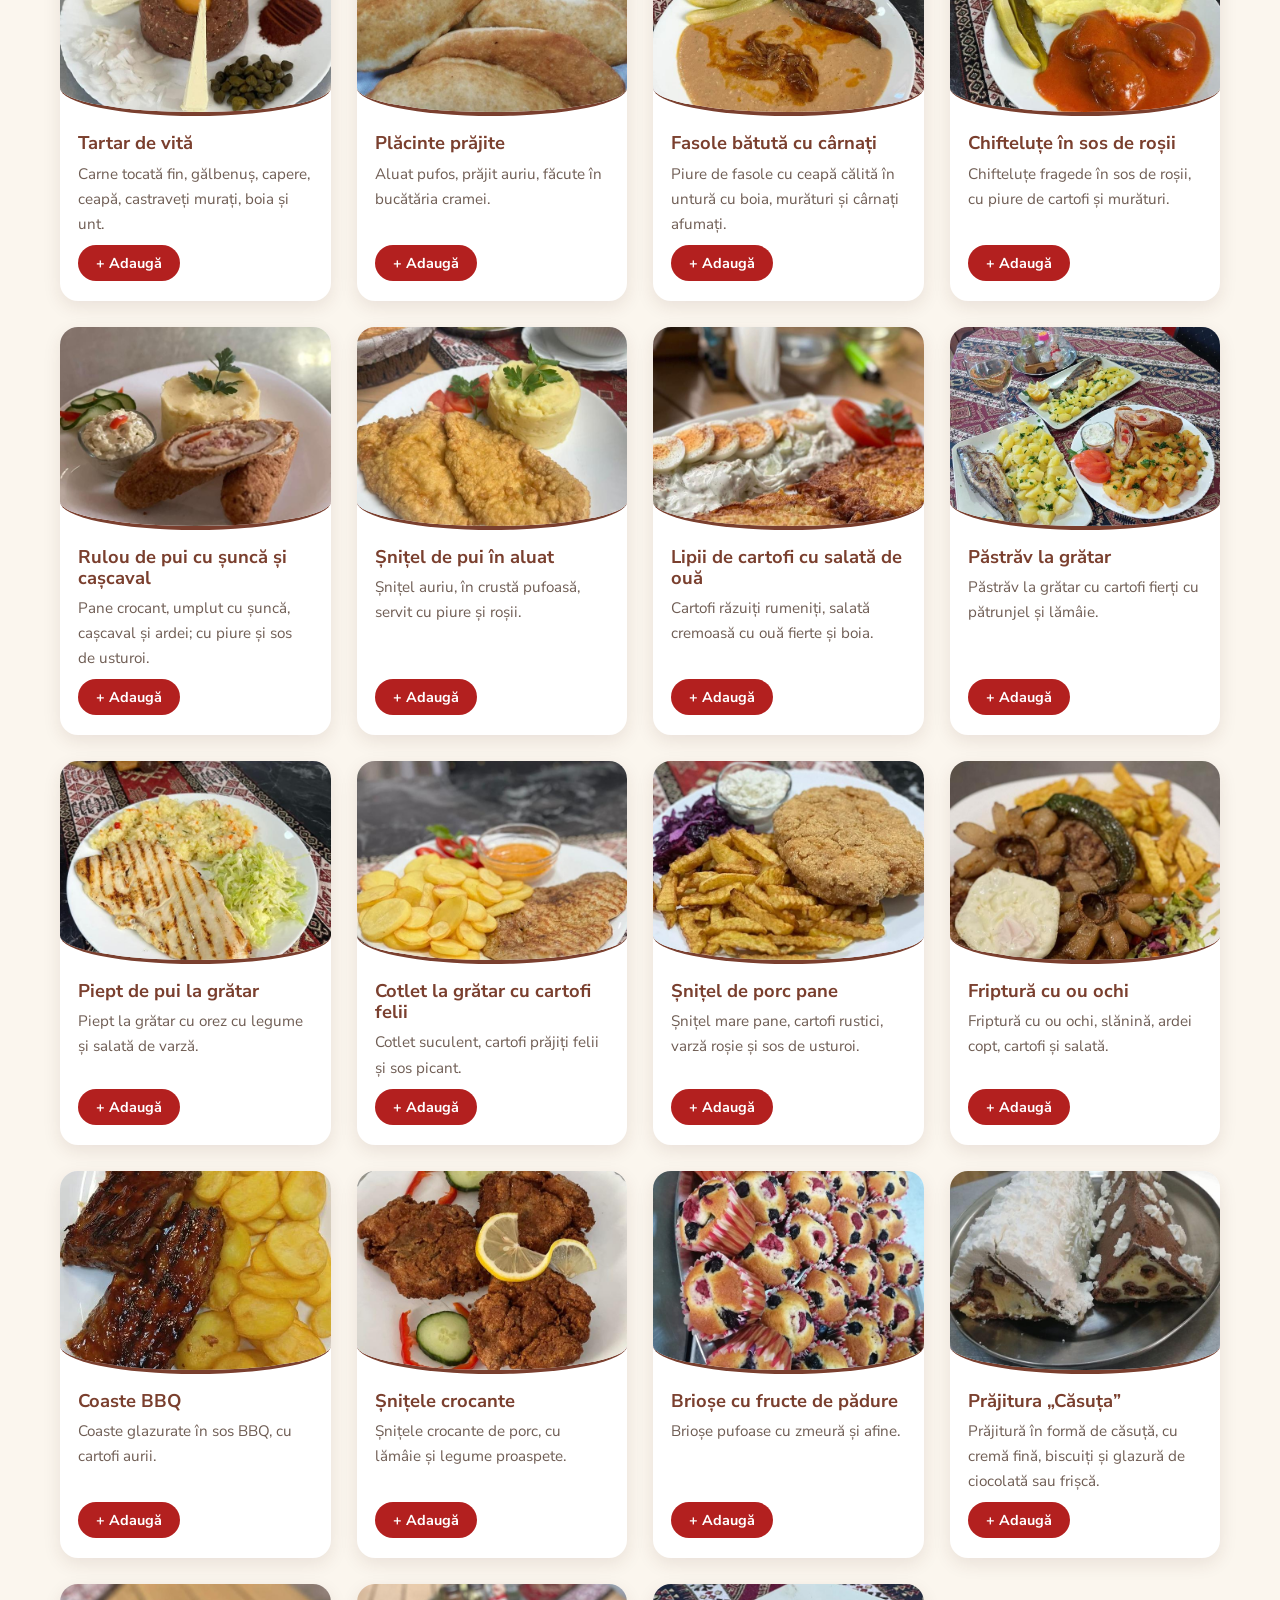
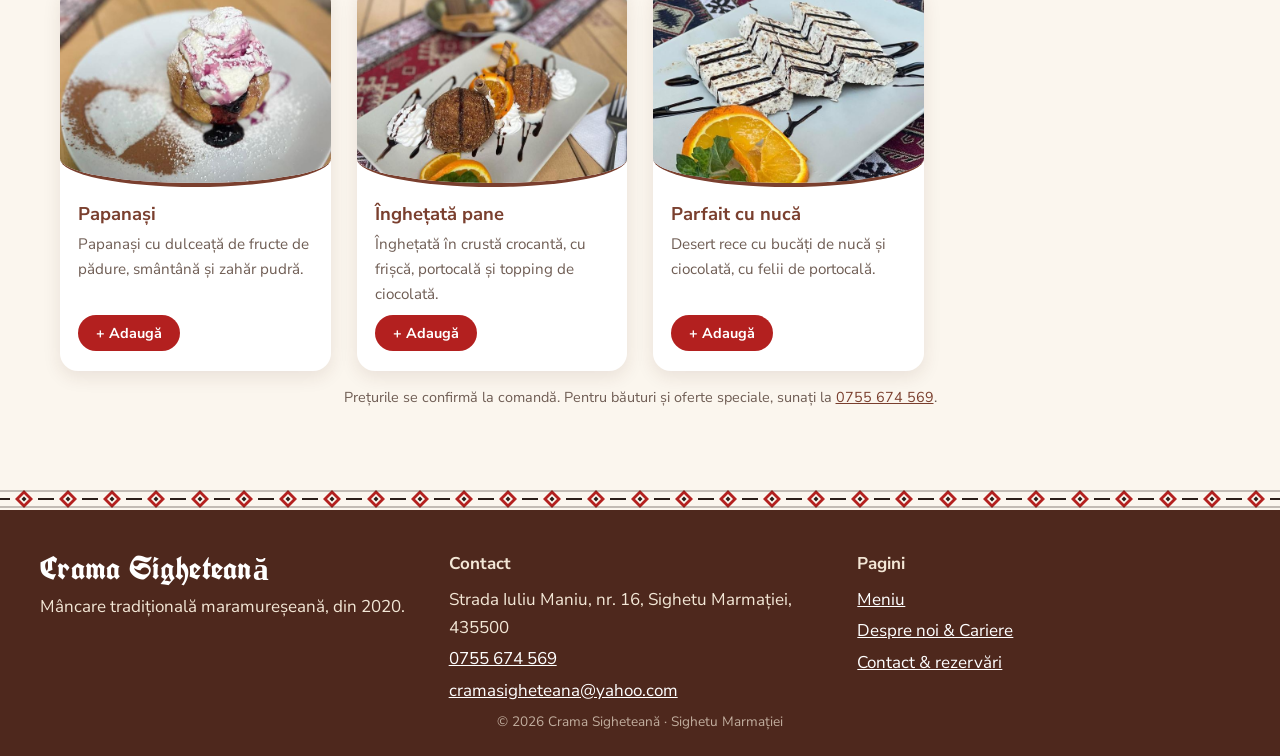
<file: meniu.html>
<!doctype html>
<html lang="ro">
<head>
<meta charset="utf-8">
<meta name="viewport" content="width=device-width, initial-scale=1">
<title>Meniu — Crama Sigheteană | Restaurant tradițional Sighetu Marmației</title>
<meta name="description" content="Meniul Cramei Sigheteană: aperitive, mâncare tradițională, grătar, deserturi și meniul zilei. Comenzi la 0755 674 569.">
<meta name="theme-color" content="#7a3f2e">
<meta property="og:title" content="Meniu — Crama Sigheteană | Restaurant tradițional Sighetu Marmației">
<meta property="og:description" content="Meniul Cramei Sigheteană: aperitive, mâncare tradițională, grătar, deserturi și meniul zilei. Comenzi la 0755 674 569.">
<meta property="og:type" content="restaurant">
<meta property="og:image" content="images/sala-boltita.jpg">
<link rel="icon" href="images/logo.jpg">
<link rel="preconnect" href="https://fonts.googleapis.com">
<link rel="preconnect" href="https://fonts.gstatic.com" crossorigin>
<link href="https://fonts.googleapis.com/css2?family=UnifrakturCook:wght@700&family=Nunito+Sans:wght@400;600;700&display=swap" rel="stylesheet">
<link rel="stylesheet" href="style.css">
<script type="application/ld+json">{"@context": "https://schema.org", "@type": ["LocalBusiness", "Restaurant"], "name": "Crama Sigheteană", "description": "Restaurant cu mâncare tradițională maramureșeană în Sighetu Marmației, din 2020.", "foundingDate": "2020", "servesCuisine": ["Românească", "Tradițională", "Maramureșeană"], "telephone": "+40755674569", "email": "cramasigheteana@yahoo.com", "address": {"@type": "PostalAddress", "streetAddress": "Strada Iuliu Maniu, nr. 16", "addressLocality": "Sighetu Marmației", "addressRegion": "Maramureș", "postalCode": "435500", "addressCountry": "RO"}, "hasMenu": "meniu.html"}</script>
</head>
<body data-page="meniu">
<header class="site-header">
  <div class="header-inner">
    <button class="burger" aria-label="Meniu" aria-expanded="false"><span></span><span></span><span></span></button>
    <nav class="main-nav" id="main-nav">
      <a href="index.html">Acasă</a>
      <a href="meniu.html" aria-current="page">Meniu</a>
      <a href="despre.html">Despre noi</a>
      <a href="contact.html">Contact</a>
    </nav>
    <a class="logo" href="index.html" aria-label="Crama Sigheteană — acasă">
      <img src="images/logo.jpg" alt="Crama Sigheteană, din 2020" onerror="this.remove()">
      <span class="logo-text">Crama Sigheteană</span>
    </a>
    <a class="btn btn-red header-cta" href="tel:+40755674569"><span class="ico">&#9742;</span> Comandă: 0755 674 569</a>
  </div>
  <div class="border-ornament" aria-hidden="true"></div>
</header>

<main>
<section class="page-hero"><h1 class="blackletter">Meniu</h1><p>Adaugă preparatele în comandă și trimite-le rapid prin telefon sau email.</p></section>
<div class="tabs-wrap"><div class="tabs" id="tabs"><button class="tab is-on" data-filter="all">Toate</button><button class="tab" data-filter="aperitive">Aperitive</button><button class="tab" data-filter="traditional">Tradițional</button><button class="tab" data-filter="gratar">Grătar & Pește</button><button class="tab" data-filter="deserturi">Deserturi</button><button class="tab" data-filter="zilei">Meniul zilei</button></div></div>
<section class="section" id="meniul-zilei-sec" data-block="zilei">
  <h2 class="section-title blackletter" id="meniul-zilei">Meniul zilei</h2>
  <p class="section-sub">Atingeți o imagine pentru a o mări. Meniul se schimbă săptămânal.</p>
  <div class="board-row">
    <figure class="board"><img src="images/meniul-zilei-1.jpg" alt="Meniul zilei, varianta 1" data-zoom loading="lazy" onerror="this.parentNode.classList.add('noimg')"></figure>
    <figure class="board"><img src="images/meniul-zilei-2.jpg" alt="Meniul zilei, varianta 2" data-zoom loading="lazy" onerror="this.parentNode.classList.add('noimg')"></figure>
  </div>
</section>
<section class="section" data-block="dishes">
  <div class="grid" id="grid">
<article class="dish" data-cat="aperitive">
  <div class="dish-img"><img src="images/tartar.jpg" alt="Tartar de vită" loading="lazy" onerror="this.parentNode.classList.add('noimg')"></div>
  <div class="dish-body"><h3>Tartar de vită</h3><p>Carne tocată fin, gălbenuș, capere, ceapă, castraveți murați, boia și unt.</p><button class="add-btn" data-id="tartar" data-name="Tartar de vită">+ Adaugă</button></div>
</article>
<article class="dish" data-cat="aperitive">
  <div class="dish-img"><img src="images/placinte-prajite.jpg" alt="Plăcinte prăjite" loading="lazy" onerror="this.parentNode.classList.add('noimg')"></div>
  <div class="dish-body"><h3>Plăcinte prăjite</h3><p>Aluat pufos, prăjit auriu, făcute în bucătăria cramei.</p><button class="add-btn" data-id="placinte" data-name="Plăcinte prăjite">+ Adaugă</button></div>
</article>
<article class="dish" data-cat="traditional">
  <div class="dish-img"><img src="images/fasole-batuta.jpg" alt="Fasole bătută cu cârnați" loading="lazy" onerror="this.parentNode.classList.add('noimg')"></div>
  <div class="dish-body"><h3>Fasole bătută cu cârnați</h3><p>Piure de fasole cu ceapă călită în untură cu boia, murături și cârnați afumați.</p><button class="add-btn" data-id="fasole" data-name="Fasole bătută cu cârnați">+ Adaugă</button></div>
</article>
<article class="dish" data-cat="traditional">
  <div class="dish-img"><img src="images/chiftele-sos.jpg" alt="Chifteluțe în sos de roșii" loading="lazy" onerror="this.parentNode.classList.add('noimg')"></div>
  <div class="dish-body"><h3>Chifteluțe în sos de roșii</h3><p>Chifteluțe fragede în sos de roșii, cu piure de cartofi și murături.</p><button class="add-btn" data-id="chiftele" data-name="Chifteluțe în sos de roșii">+ Adaugă</button></div>
</article>
<article class="dish" data-cat="traditional">
  <div class="dish-img"><img src="images/rulou-pui.jpg" alt="Rulou de pui cu șuncă și cașcaval" loading="lazy" onerror="this.parentNode.classList.add('noimg')"></div>
  <div class="dish-body"><h3>Rulou de pui cu șuncă și cașcaval</h3><p>Pane crocant, umplut cu șuncă, cașcaval și ardei; cu piure și sos de usturoi.</p><button class="add-btn" data-id="rulou" data-name="Rulou de pui cu șuncă și cașcaval">+ Adaugă</button></div>
</article>
<article class="dish" data-cat="traditional">
  <div class="dish-img"><img src="images/snitel-pui-aluat.jpg" alt="Șnițel de pui în aluat" loading="lazy" onerror="this.parentNode.classList.add('noimg')"></div>
  <div class="dish-body"><h3>Șnițel de pui în aluat</h3><p>Șnițel auriu, în crustă pufoasă, servit cu piure și roșii.</p><button class="add-btn" data-id="snitel-pui" data-name="Șnițel de pui în aluat">+ Adaugă</button></div>
</article>
<article class="dish" data-cat="traditional">
  <div class="dish-img"><img src="images/rosti-salata-oua.jpg" alt="Lipii de cartofi cu salată de ouă" loading="lazy" onerror="this.parentNode.classList.add('noimg')"></div>
  <div class="dish-body"><h3>Lipii de cartofi cu salată de ouă</h3><p>Cartofi răzuiți rumeniți, salată cremoasă cu ouă fierte și boia.</p><button class="add-btn" data-id="rosti" data-name="Lipii de cartofi cu salată de ouă">+ Adaugă</button></div>
</article>
<article class="dish" data-cat="gratar">
  <div class="dish-img"><img src="images/pastrav-cordon.jpg" alt="Păstrăv la grătar" loading="lazy" onerror="this.parentNode.classList.add('noimg')"></div>
  <div class="dish-body"><h3>Păstrăv la grătar</h3><p>Păstrăv la grătar cu cartofi fierți cu pătrunjel și lămâie.</p><button class="add-btn" data-id="pastrav" data-name="Păstrăv la grătar">+ Adaugă</button></div>
</article>
<article class="dish" data-cat="gratar">
  <div class="dish-img"><img src="images/piept-gratar.jpg" alt="Piept de pui la grătar" loading="lazy" onerror="this.parentNode.classList.add('noimg')"></div>
  <div class="dish-body"><h3>Piept de pui la grătar</h3><p>Piept la grătar cu orez cu legume și salată de varză.</p><button class="add-btn" data-id="piept-gratar" data-name="Piept de pui la grătar">+ Adaugă</button></div>
</article>
<article class="dish" data-cat="gratar">
  <div class="dish-img"><img src="images/cotlet-cartofi.jpg" alt="Cotlet la grătar cu cartofi felii" loading="lazy" onerror="this.parentNode.classList.add('noimg')"></div>
  <div class="dish-body"><h3>Cotlet la grătar cu cartofi felii</h3><p>Cotlet suculent, cartofi prăjiți felii și sos picant.</p><button class="add-btn" data-id="cotlet" data-name="Cotlet la grătar cu cartofi felii">+ Adaugă</button></div>
</article>
<article class="dish" data-cat="gratar">
  <div class="dish-img"><img src="images/snitel-cartofi.jpg" alt="Șnițel de porc pane" loading="lazy" onerror="this.parentNode.classList.add('noimg')"></div>
  <div class="dish-body"><h3>Șnițel de porc pane</h3><p>Șnițel mare pane, cartofi rustici, varză roșie și sos de usturoi.</p><button class="add-btn" data-id="snitel-pane" data-name="Șnițel de porc pane">+ Adaugă</button></div>
</article>
<article class="dish" data-cat="gratar">
  <div class="dish-img"><img src="images/friptura-ou.jpg" alt="Friptură cu ou ochi" loading="lazy" onerror="this.parentNode.classList.add('noimg')"></div>
  <div class="dish-body"><h3>Friptură cu ou ochi</h3><p>Friptură cu ou ochi, slănină, ardei copt, cartofi și salată.</p><button class="add-btn" data-id="mix" data-name="Friptură cu ou ochi">+ Adaugă</button></div>
</article>
<article class="dish" data-cat="gratar">
  <div class="dish-img"><img src="images/coaste-bbq-1.jpg" alt="Coaste BBQ" loading="lazy" onerror="this.parentNode.classList.add('noimg')"></div>
  <div class="dish-body"><h3>Coaste BBQ</h3><p>Coaste glazurate în sos BBQ, cu cartofi aurii.</p><button class="add-btn" data-id="coaste" data-name="Coaste BBQ">+ Adaugă</button></div>
</article>
<article class="dish" data-cat="gratar">
  <div class="dish-img"><img src="images/snitel-pane-lamaie.jpg" alt="Șnițele crocante" loading="lazy" onerror="this.parentNode.classList.add('noimg')"></div>
  <div class="dish-body"><h3>Șnițele crocante</h3><p>Șnițele crocante de porc, cu lămâie și legume proaspete.</p><button class="add-btn" data-id="snitel-crocant" data-name="Șnițele crocante">+ Adaugă</button></div>
</article>
<article class="dish" data-cat="deserturi">
  <div class="dish-img"><img src="images/briose.jpg" alt="Brioșe cu fructe de pădure" loading="lazy" onerror="this.parentNode.classList.add('noimg')"></div>
  <div class="dish-body"><h3>Brioșe cu fructe de pădure</h3><p>Brioșe pufoase cu zmeură și afine.</p><button class="add-btn" data-id="briose" data-name="Brioșe cu fructe de pădure">+ Adaugă</button></div>
</article>
<article class="dish" data-cat="deserturi">
  <div class="dish-img"><img src="images/tort-casuta.jpg" alt="Prăjitura „Căsuța”" loading="lazy" onerror="this.parentNode.classList.add('noimg')"></div>
  <div class="dish-body"><h3>Prăjitura „Căsuța”</h3><p>Prăjitură în formă de căsuță, cu cremă fină, biscuiți și glazură de ciocolată sau frișcă.</p><button class="add-btn" data-id="casuta" data-name="Prăjitura „Căsuța”">+ Adaugă</button></div>
</article>
<article class="dish" data-cat="deserturi">
  <div class="dish-img"><img src="images/papanasi.jpg" alt="Papanași" loading="lazy" onerror="this.parentNode.classList.add('noimg')"></div>
  <div class="dish-body"><h3>Papanași</h3><p>Papanași cu dulceață de fructe de pădure, smântână și zahăr pudră.</p><button class="add-btn" data-id="papanasi" data-name="Papanași">+ Adaugă</button></div>
</article>
<article class="dish" data-cat="deserturi">
  <div class="dish-img"><img src="images/inghetata-pane.jpg" alt="Înghețată pane" loading="lazy" onerror="this.parentNode.classList.add('noimg')"></div>
  <div class="dish-body"><h3>Înghețată pane</h3><p>Înghețată în crustă crocantă, cu frișcă, portocală și topping de ciocolată.</p><button class="add-btn" data-id="inghetata" data-name="Înghețată pane">+ Adaugă</button></div>
</article>
<article class="dish" data-cat="deserturi">
  <div class="dish-img"><img src="images/parfait.jpg" alt="Parfait cu nucă" loading="lazy" onerror="this.parentNode.classList.add('noimg')"></div>
  <div class="dish-body"><h3>Parfait cu nucă</h3><p>Desert rece cu bucăți de nucă și ciocolată, cu felii de portocală.</p><button class="add-btn" data-id="parfait" data-name="Parfait cu nucă">+ Adaugă</button></div>
</article>
  </div>
  <p class="center small">Prețurile se confirmă la comandă. Pentru băuturi și oferte speciale, sunați la <a href="tel:+40755674569">0755 674 569</a>.</p>
</section>
</main>
<div class="border-ornament" aria-hidden="true"></div>
<footer class="site-footer">
  <div class="footer-grid">
    <div>
      <h3 class="blackletter">Crama Sigheteană</h3>
      <p>Mâncare tradițională maramureșeană, din 2020.</p>
    </div>
    <div>
      <h4>Contact</h4>
      <p>Strada Iuliu Maniu, nr. 16, Sighetu Marmației, 435500</p>
      <p><a href="tel:+40755674569">0755 674 569</a></p>
      <p><a href="mailto:cramasigheteana@yahoo.com">cramasigheteana@yahoo.com</a></p>
    </div>
    <div>
      <h4>Pagini</h4>
      <p><a href="meniu.html">Meniu</a></p>
      <p><a href="despre.html">Despre noi &amp; Cariere</a></p>
      <p><a href="contact.html">Contact &amp; rezervări</a></p>
    </div>
  </div>
  <p class="copy">&copy; <span id="yr">2026</span> Crama Sigheteană · Sighetu Marmației</p>
</footer>
<div class="cart-bar" id="cart-bar" hidden>
  <button id="cart-open" class="btn btn-red">Comanda ta (<span id="cart-count">0</span>)</button>
</div>
<aside class="cart-drawer" id="cart-drawer" aria-hidden="true">
  <div class="cart-head"><h3>Comanda ta</h3><button id="cart-close" aria-label="Închide">&times;</button></div>
  <ul id="cart-list"></ul>
  <p class="cart-note">Trimite lista telefonic sau pe email — confirmăm prețul și timpul de livrare.</p>
  <div class="cart-actions">
    <a class="btn btn-red" href="tel:+40755674569">Sună: 0755 674 569</a>
    <a class="btn btn-outline" id="cart-mail" href="mailto:cramasigheteana@yahoo.com">Trimite pe email</a>
    <button class="btn btn-outline" id="cart-copy">Copiază lista</button>
    <button class="btn-link" id="cart-clear">Golește</button>
  </div>
</aside>
<div class="lightbox" id="lightbox" hidden><button aria-label="Închide">&times;</button><img alt=""></div>
<script src="script.js"></script>
</body>
</html>
</file>
<file: style.css>
:root{--brown:#7a3f2e;--brown-d:#4e281d;--cream:#fbf6ee;--cream-2:#f2e8d8;--red:#b3201f;--ink:#2a1d18;--muted:#6f5d54;--r:18px}
*{box-sizing:border-box}html{scroll-behavior:smooth}
body{margin:0;background:var(--cream);color:var(--ink);font:400 17px/1.65 "Nunito Sans",system-ui,sans-serif}
img{max-width:100%;display:block}a{color:var(--brown)}
.blackletter{font-family:"UnifrakturCook","Old English Text MT",serif;font-weight:700;letter-spacing:.01em;color:var(--brown)}
h1,h2,h3{line-height:1.15}
.center{text-align:center}.small{font-size:.9rem;color:var(--muted)}
.border-ornament{height:22px;background:
 repeating-linear-gradient(90deg,transparent 0 6px,transparent 6px 12px),
 url("data:image/svg+xml;utf8,<svg xmlns='http://www.w3.org/2000/svg' width='44' height='22' viewBox='0 0 44 22'><rect width='44' height='22' fill='%23fbf6ee'/><path d='M22 2l9 9-9 9-9-9z' fill='%23b3201f'/><path d='M22 6l5 5-5 5-5-5z' fill='%23fbf6ee'/><path d='M22 8.5l2.5 2.5-2.5 2.5-2.5-2.5z' fill='%232a1d18'/><path d='M0 11h8M36 11h8' stroke='%232a1d18' stroke-width='2'/><path d='M0 3h44M0 19h44' stroke='%232a1d18' stroke-width='1' opacity='.55'/></svg>") repeat-x center/44px 22px}
/* header */
.site-header{position:sticky;top:0;z-index:50;background:var(--cream);box-shadow:0 2px 12px rgba(78,40,29,.12)}
.header-inner{max-width:1200px;margin:auto;display:flex;align-items:center;gap:20px;padding:8px 20px;justify-content:space-between}
.logo{display:flex;align-items:center;gap:10px;text-decoration:none;position:absolute;left:50%;transform:translateX(-50%)}
.logo img{height:56px;width:auto}.logo-text{display:none}
.main-nav{display:flex;gap:6px}
.main-nav a{padding:8px 14px;border-radius:99px;text-decoration:none;color:var(--ink);font-weight:700;transition:.2s}
.main-nav a:hover,.main-nav a[aria-current]{background:var(--brown);color:#fff}
.burger{display:none;background:none;border:0;padding:8px;cursor:pointer}
.burger span{display:block;width:26px;height:3px;background:var(--brown);margin:5px 0;border-radius:2px}
.btn{display:inline-block;padding:12px 24px;border-radius:99px;font-weight:700;text-decoration:none;border:2px solid transparent;cursor:pointer;font:700 1rem "Nunito Sans",sans-serif;transition:transform .2s,background .2s,color .2s}
.btn:hover{transform:translateY(-2px)}
.btn-red{background:var(--red);color:#fff;box-shadow:0 4px 14px rgba(179,32,31,.35)}.btn-red:hover{background:#951a19}
.btn-outline{border-color:var(--brown);color:var(--brown);background:transparent}.btn-outline:hover{background:var(--brown);color:#fff}
.btn-light{background:#fff;color:var(--brown)}
.btn-link{background:none;border:0;color:var(--muted);text-decoration:underline;cursor:pointer;font:inherit}
/* hero */
.hero{position:relative;min-height:78vh;display:grid;place-items:center;text-align:center;color:#fff;padding:60px 20px;overflow:hidden;
 background:linear-gradient(rgba(40,18,10,.55),rgba(40,18,10,.7)),url("images/sala-boltita.jpg") center/cover}
.hero-content{position:relative;z-index:2;max-width:760px}
.hero h1{font-size:clamp(2.4rem,7vw,4.6rem);color:#fff;margin:.2em 0}
.kicker{letter-spacing:.2em;text-transform:uppercase;font-weight:700;font-size:.85rem}
.lead{font-size:1.2rem;opacity:.95}
.hero-actions{display:flex;gap:14px;justify-content:center;flex-wrap:wrap;margin-top:24px}
.steam-layer{position:absolute;inset:0;z-index:1;pointer-events:none}
.steam{position:absolute;bottom:-40px;width:90px;height:220px;border-radius:50%;
 background:radial-gradient(closest-side,rgba(255,255,255,.55),rgba(255,255,255,0));filter:blur(14px);opacity:0;animation:steam 7s ease-in infinite}
.h1{left:20%}.h2{left:48%;animation-delay:2.3s}.h3{left:74%;animation-delay:4.4s}
@keyframes steam{0%{transform:translateY(0) scaleX(.8);opacity:0}25%{opacity:.7}100%{transform:translateY(-70vh) scaleX(1.8);opacity:0}}
/* sections */
.section{max-width:1200px;margin:auto;padding:64px 20px}.narrow{max-width:760px}
.section-title{font-size:clamp(2rem,5vw,3rem);text-align:center;margin:0 0 6px}
.section-sub{text-align:center;color:var(--muted);margin:0 auto 30px;max-width:620px}
.page-hero{text-align:center;padding:56px 20px 10px;background:var(--cream-2)}
.page-hero h1{font-size:clamp(2.4rem,7vw,4rem);margin:0}.page-hero p{color:var(--muted);margin:.3em 0 24px}
/* carousel */
.carousel{display:flex;gap:20px;overflow-x:auto;scroll-snap-type:x mandatory;padding:10px 4px 24px}
.feat{flex:0 0 min(300px,80%);scroll-snap-align:start;background:#fff;border-radius:var(--r);overflow:hidden;box-shadow:0 6px 20px rgba(78,40,29,.12);transition:transform .3s,box-shadow .3s;position:relative}
.feat:hover{transform:translateY(-6px) scale(1.03);box-shadow:0 14px 30px rgba(78,40,29,.22)}
.feat-img{position:relative;aspect-ratio:4/5;overflow:hidden;background:var(--cream-2)}
.feat-img img{width:100%;height:100%;object-fit:cover;transition:transform .5s}.feat:hover .feat-img img{transform:scale(1.08)}
.feat-info{padding:16px 18px 20px}.feat-info h3{margin:0 0 6px;color:var(--brown);font-size:1.15rem}
.feat-info p{margin:0;font-size:.95rem;color:var(--muted);max-height:0;opacity:0;overflow:hidden;transition:.35s}
.feat:hover .feat-info p,.feat:focus-within .feat-info p{max-height:140px;opacity:1}
@media(hover:none){.feat-info p{max-height:none;opacity:1}}
.feat-img .steam{width:60px;height:120px;bottom:30%;filter:blur(10px)}.s1{left:30%}.s2{left:58%;animation-delay:1.8s}
.feat-img .steam{animation-name:steam-s}
@keyframes steam-s{0%{transform:translateY(0);opacity:0}30%{opacity:.55}100%{transform:translateY(-120px) scaleX(1.6);opacity:0}}
/* split */
.split{display:grid;grid-template-columns:1fr 1fr;gap:40px;align-items:center}
.split-img img{border-radius:var(--r);box-shadow:0 12px 30px rgba(78,40,29,.25);width:100%;aspect-ratio:4/5;object-fit:cover}
.split-text h2{font-size:2.4rem;margin-top:0}
.menu-day{background:var(--cream-2);max-width:none}
/* menu */
.tabs-wrap{position:sticky;top:78px;z-index:30;background:var(--cream-2);padding:12px 0;border-bottom:1px solid #e3d6c2}
.tabs{display:flex;gap:8px;overflow-x:auto;justify-content:center;padding:0 16px}
.tab{white-space:nowrap;border:2px solid var(--brown);background:transparent;color:var(--brown);border-radius:99px;padding:8px 18px;font:700 .95rem "Nunito Sans",sans-serif;cursor:pointer;transition:.2s}
.tab.is-on,.tab:hover{background:var(--brown);color:#fff}
.grid{display:grid;grid-template-columns:repeat(auto-fill,minmax(270px,1fr));gap:26px}
.dish{background:#fff;border-radius:var(--r);overflow:hidden;box-shadow:0 6px 18px rgba(78,40,29,.1);display:flex;flex-direction:column;transition:transform .3s,box-shadow .3s}
.dish:hover{transform:translateY(-5px);box-shadow:0 14px 28px rgba(78,40,29,.2)}
.dish-img{aspect-ratio:4/3;overflow:hidden;background:var(--cream-2);border-bottom:4px solid var(--brown);border-radius:0 0 50% 50%/0 0 14% 14%}
.dish-img img{width:100%;height:100%;object-fit:cover;transition:transform .5s}.dish:hover .dish-img img{transform:scale(1.08)}
.dish-body{padding:16px 18px 20px;display:flex;flex-direction:column;gap:8px;flex:1}
.dish-body h3{margin:0;color:var(--brown);font-size:1.15rem}.dish-body p{margin:0;color:var(--muted);font-size:.95rem;flex:1}
.add-btn{align-self:flex-start;background:var(--red);color:#fff;border:0;border-radius:99px;padding:8px 18px;font:700 .9rem "Nunito Sans",sans-serif;cursor:pointer;transition:.2s}
.add-btn:hover{background:#951a19;transform:scale(1.05)}
.dish.hide,[data-block].hide{display:none}
.noimg{background:repeating-linear-gradient(45deg,var(--cream-2) 0 12px,#eadcc6 12px 24px)}
.board-row{display:grid;grid-template-columns:repeat(auto-fit,minmax(280px,1fr));gap:24px}
.board{margin:0}.board img{border-radius:var(--r);box-shadow:0 10px 26px rgba(0,0,0,.3);cursor:zoom-in;width:100%}
/* cart */
.cart-bar{position:fixed;left:0;right:0;bottom:16px;text-align:center;z-index:60}
.cart-drawer{position:fixed;top:0;right:0;height:100%;width:min(400px,100%);background:#fff;z-index:100;transform:translateX(100%);transition:transform .3s;padding:20px;display:flex;flex-direction:column;box-shadow:-8px 0 30px rgba(0,0,0,.25)}
.cart-drawer.open{transform:none}
.cart-head{display:flex;justify-content:space-between;align-items:center}.cart-head h3{margin:0;color:var(--brown)}
.cart-head button{font-size:2rem;background:none;border:0;cursor:pointer}
#cart-list{list-style:none;padding:0;margin:12px 0;overflow:auto;flex:1}
#cart-list li{display:flex;justify-content:space-between;align-items:center;gap:8px;border-bottom:1px solid #eee;padding:8px 0}
.qty button{width:28px;height:28px;border-radius:50%;border:1px solid var(--brown);background:#fff;cursor:pointer}
.cart-actions{display:grid;gap:10px;text-align:center}.cart-note{font-size:.85rem;color:var(--muted)}
/* about */
.gallery{display:grid;grid-template-columns:repeat(auto-fit,minmax(220px,1fr));gap:14px}
.g{margin:0;overflow:hidden;border-radius:var(--r)}.g img{width:100%;height:260px;object-fit:cover;cursor:zoom-in;transition:transform .5s}.g:hover img{transform:scale(1.07)}
.jobs{display:grid;gap:10px;margin-bottom:34px}
.job{background:#fff;border-radius:14px;padding:4px 18px;box-shadow:0 2px 10px rgba(78,40,29,.1)}
.job summary{cursor:pointer;font-weight:700;color:var(--brown);padding:12px 0;list-style:none;display:flex;justify-content:space-between}
.job summary:after{content:"+";font-size:1.4rem}.job[open] summary:after{content:"–"}
/* forms */
.form{background:#fff;border-radius:var(--r);padding:26px;box-shadow:0 8px 24px rgba(78,40,29,.12);display:grid;gap:14px}
.form h3{margin:0;color:var(--brown)}
label{display:grid;gap:4px;font-weight:700;font-size:.92rem}
input,select,textarea{font:inherit;padding:11px 12px;border:1.5px solid #d8c9b4;border-radius:10px;background:#fffdf9;width:100%}
input:focus,select:focus,textarea:focus{outline:3px solid rgba(122,63,46,.25);border-color:var(--brown)}
.row2{display:grid;grid-template-columns:1fr 1fr;gap:14px}
.check{display:flex;gap:10px;align-items:flex-start;font-weight:400}.check input{width:auto;margin-top:5px}
.form-msg{margin:0;font-weight:700;color:var(--red)}
/* contact */
.contact-split{display:grid;grid-template-columns:1fr 1.2fr;gap:36px}
.info-list{list-style:none;padding:0;margin:0 0 20px;display:grid;gap:18px}
.info-list li{display:flex;gap:14px;align-items:flex-start}
.ico-c{width:42px;height:42px;border-radius:50%;background:var(--brown);color:#fff;display:grid;place-items:center;flex:none;font-size:1.2rem}
.map iframe{width:100%;height:100%;min-height:380px;border:0;border-radius:var(--r);box-shadow:0 8px 24px rgba(0,0,0,.2)}
/* footer */
.site-footer{background:var(--brown-d);color:#f3e7d6;padding:40px 20px 20px}
.site-footer a{color:#fff}.site-footer h3{color:#fff;font-size:2rem;margin:0 0 6px}.site-footer h4{margin:0 0 8px}.site-footer p{margin:.2em 0}
.footer-grid{max-width:1200px;margin:auto;display:grid;grid-template-columns:repeat(auto-fit,minmax(220px,1fr));gap:26px}
.copy{text-align:center;opacity:.7;font-size:.85rem;margin-top:26px}
.lightbox{position:fixed;inset:0;background:rgba(0,0,0,.88);z-index:200;display:grid;place-items:center;padding:20px}
.lightbox[hidden]{display:none}.lightbox img{max-height:92vh;border-radius:8px}
.lightbox button{position:absolute;top:14px;right:20px;font-size:2.6rem;color:#fff;background:none;border:0;cursor:pointer}
/* reveal */
.reveal{opacity:0;transform:translateY(24px);transition:.7s}.reveal.in{opacity:1;transform:none}
@media(prefers-reduced-motion:reduce){*{animation:none!important;transition:none!important}.reveal{opacity:1;transform:none}}
/* mobile */
@media(max-width:860px){
 .header-inner{flex-wrap:wrap}.logo{position:static;transform:none;order:1;margin:auto}.burger{display:block;order:0}
 .header-cta{order:2;padding:9px 14px;font-size:.85rem}
 .main-nav{display:none;order:3;flex-direction:column;width:100%}.main-nav.open{display:flex}
 .split,.contact-split{grid-template-columns:1fr}.split-img img{aspect-ratio:16/10}
 .tabs-wrap{top:118px}.tabs{justify-content:flex-start}
 .row2{grid-template-columns:1fr}.section{padding:44px 16px}
}
</file>
